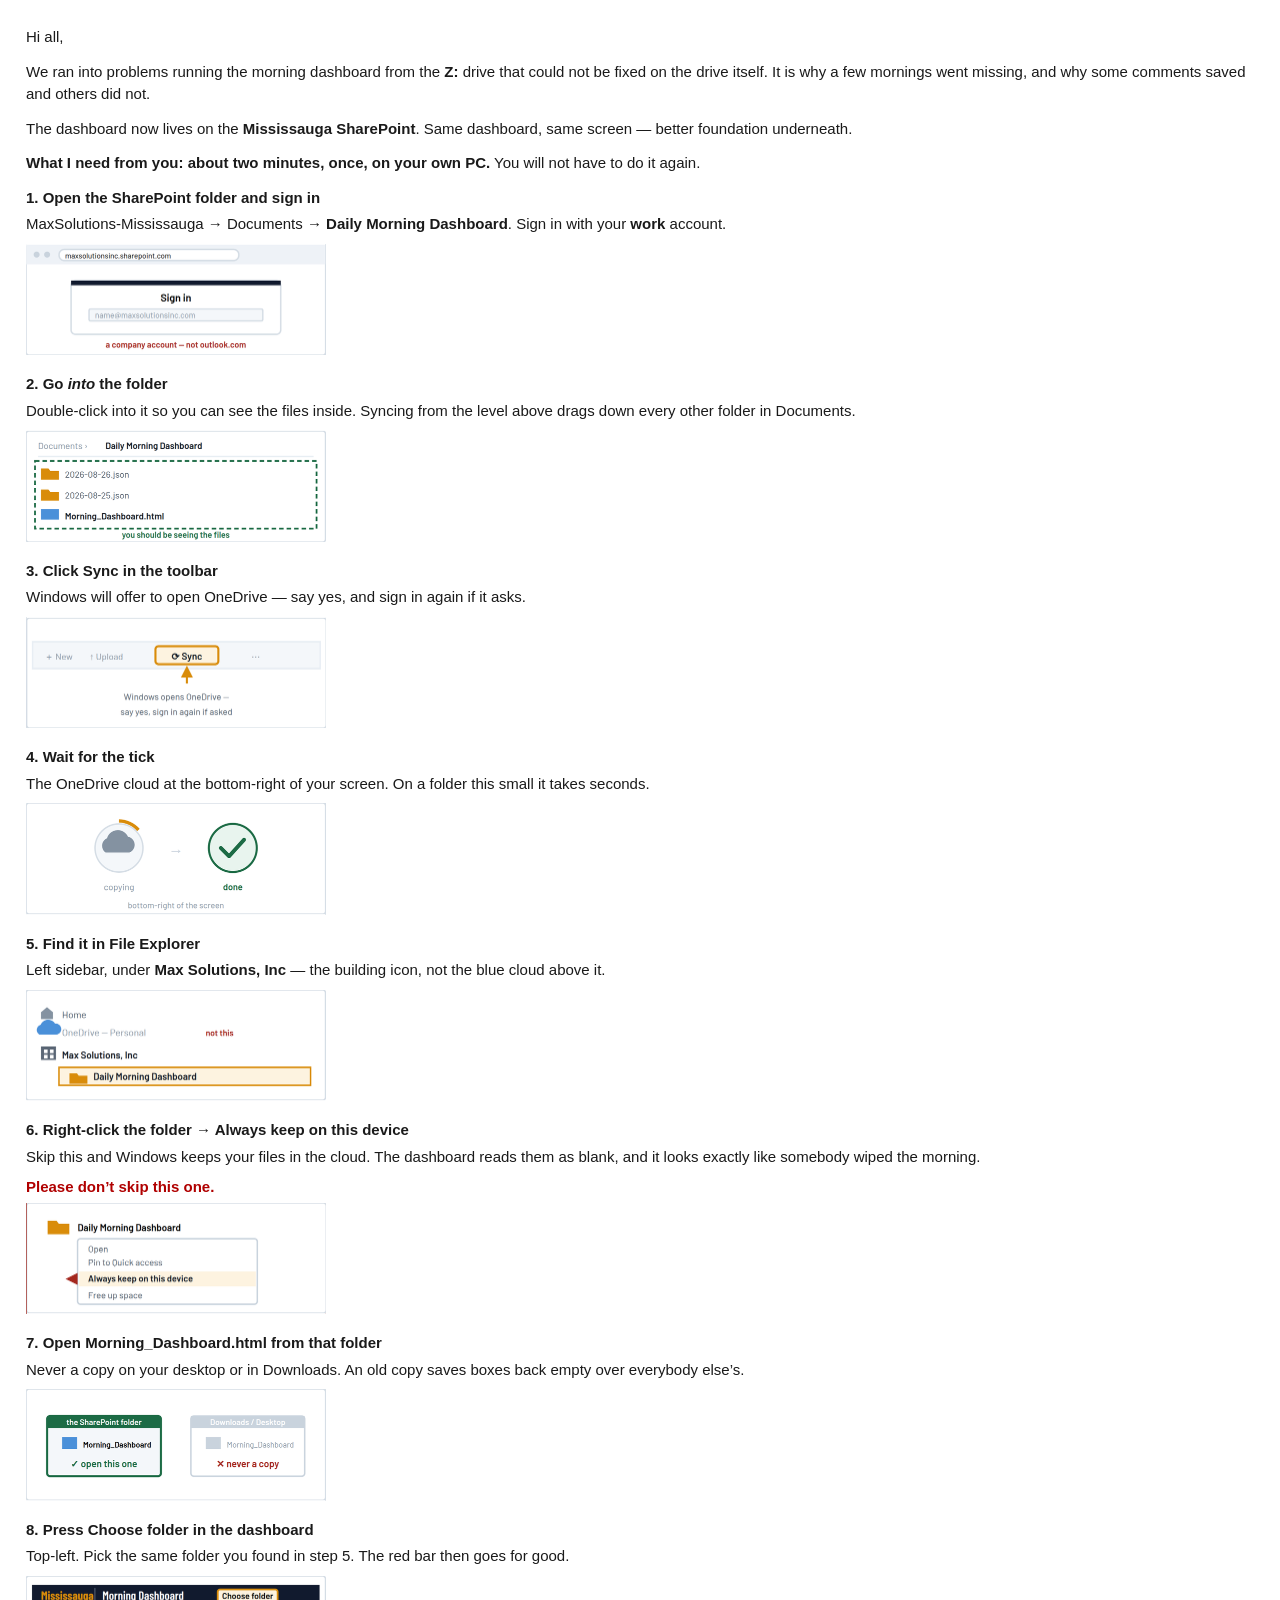
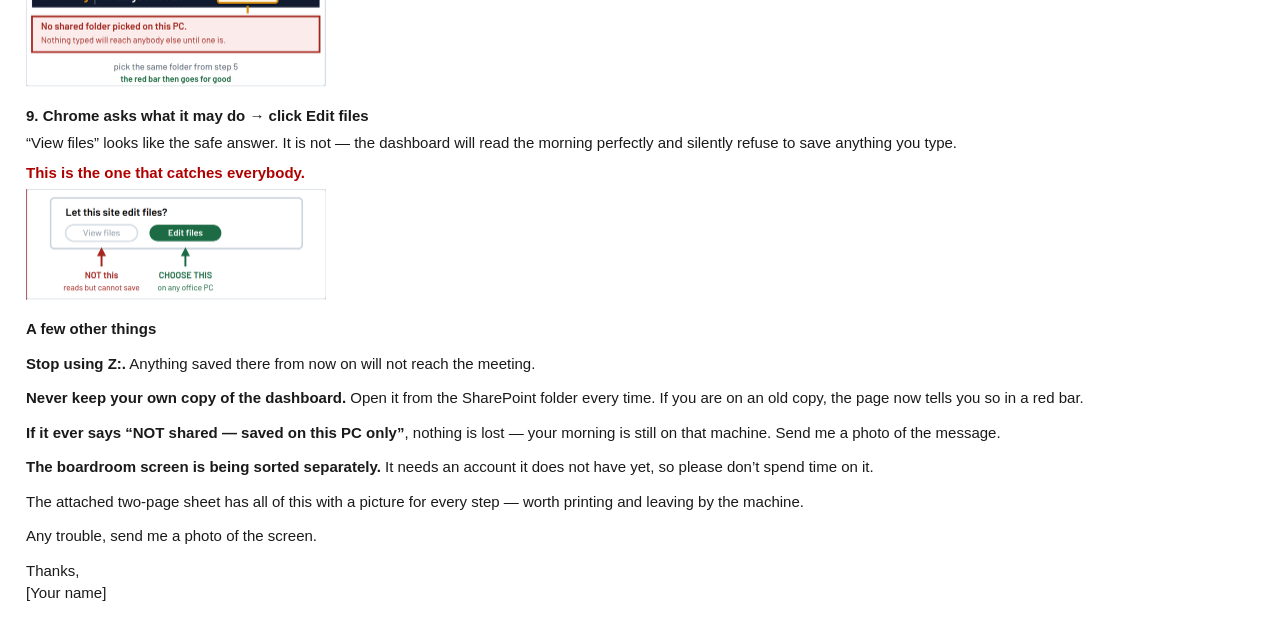
<file: docs/morning-dashboard/email_body.html>
<!DOCTYPE html>
<html><head><meta charset="utf-8"><title>Morning Dashboard — email body</title></head>
<body style="margin:0;padding:26px;background:#ffffff">

<p style="margin:0 0 12px 0;font-family:Calibri,'Segoe UI',Arial,sans-serif;font-size:15px;color:#1a1a1a;line-height:1.5">Hi all,</p>

<p style="margin:0 0 12px 0;font-family:Calibri,'Segoe UI',Arial,sans-serif;font-size:15px;color:#1a1a1a;line-height:1.5">We ran into problems running the morning dashboard from the <b>Z:</b> drive that
could not be fixed on the drive itself. It is why a few mornings went missing, and why some
comments saved and others did not.</p>

<p style="margin:0 0 12px 0;font-family:Calibri,'Segoe UI',Arial,sans-serif;font-size:15px;color:#1a1a1a;line-height:1.5">The dashboard now lives on the <b>Mississauga SharePoint</b>. Same dashboard,
same screen &mdash; better foundation underneath.</p>

<p style="margin:0 0 12px 0;font-family:Calibri,'Segoe UI',Arial,sans-serif;font-size:15px;color:#1a1a1a;line-height:1.5"><b>What I need from you: about two minutes, once, on your own PC.</b> You will not
have to do it again.</p>

<p style="margin:0 0 12px 0;font-family:Calibri,'Segoe UI',Arial,sans-serif;font-size:15px;color:#1a1a1a;line-height:1.5;margin-bottom:4px"><b>1. Open the SharePoint folder and sign in</b></p><p style="margin:0 0 12px 0;font-family:Calibri,'Segoe UI',Arial,sans-serif;font-size:15px;color:#1a1a1a;line-height:1.5;margin-bottom:8px">MaxSolutions-Mississauga &rarr; Documents &rarr; <b>Daily Morning Dashboard</b>. Sign in with your <b>work</b> account.</p><p style="margin:0 0 18px 0"><img src="[data-uri]" width="300" alt="Step 1" style="display:block;width:300px;max-width:100%"></p><p style="margin:0 0 12px 0;font-family:Calibri,'Segoe UI',Arial,sans-serif;font-size:15px;color:#1a1a1a;line-height:1.5;margin-bottom:4px"><b>2. Go <i>into</i> the folder</b></p><p style="margin:0 0 12px 0;font-family:Calibri,'Segoe UI',Arial,sans-serif;font-size:15px;color:#1a1a1a;line-height:1.5;margin-bottom:8px">Double-click into it so you can see the files inside. Syncing from the level above drags down every other folder in Documents.</p><p style="margin:0 0 18px 0"><img src="[data-uri]" width="300" alt="Step 2" style="display:block;width:300px;max-width:100%"></p><p style="margin:0 0 12px 0;font-family:Calibri,'Segoe UI',Arial,sans-serif;font-size:15px;color:#1a1a1a;line-height:1.5;margin-bottom:4px"><b>3. Click <b>Sync</b> in the toolbar</b></p><p style="margin:0 0 12px 0;font-family:Calibri,'Segoe UI',Arial,sans-serif;font-size:15px;color:#1a1a1a;line-height:1.5;margin-bottom:8px">Windows will offer to open OneDrive &mdash; say yes, and sign in again if it asks.</p><p style="margin:0 0 18px 0"><img src="[data-uri]" width="300" alt="Step 3" style="display:block;width:300px;max-width:100%"></p><p style="margin:0 0 12px 0;font-family:Calibri,'Segoe UI',Arial,sans-serif;font-size:15px;color:#1a1a1a;line-height:1.5;margin-bottom:4px"><b>4. Wait for the tick</b></p><p style="margin:0 0 12px 0;font-family:Calibri,'Segoe UI',Arial,sans-serif;font-size:15px;color:#1a1a1a;line-height:1.5;margin-bottom:8px">The OneDrive cloud at the bottom-right of your screen. On a folder this small it takes seconds.</p><p style="margin:0 0 18px 0"><img src="[data-uri]" width="300" alt="Step 4" style="display:block;width:300px;max-width:100%"></p><p style="margin:0 0 12px 0;font-family:Calibri,'Segoe UI',Arial,sans-serif;font-size:15px;color:#1a1a1a;line-height:1.5;margin-bottom:4px"><b>5. Find it in File Explorer</b></p><p style="margin:0 0 12px 0;font-family:Calibri,'Segoe UI',Arial,sans-serif;font-size:15px;color:#1a1a1a;line-height:1.5;margin-bottom:8px">Left sidebar, under <b>Max Solutions, Inc</b> &mdash; the building icon, not the blue cloud above it.</p><p style="margin:0 0 18px 0"><img src="[data-uri]" width="300" alt="Step 5" style="display:block;width:300px;max-width:100%"></p><p style="margin:0 0 12px 0;font-family:Calibri,'Segoe UI',Arial,sans-serif;font-size:15px;color:#1a1a1a;line-height:1.5;margin-bottom:4px"><b>6. Right-click the folder &rarr; <b>Always keep on this device</b></b></p><p style="margin:0 0 12px 0;font-family:Calibri,'Segoe UI',Arial,sans-serif;font-size:15px;color:#1a1a1a;line-height:1.5;margin-bottom:8px">Skip this and Windows keeps your files in the cloud. The dashboard reads them as blank, and it looks exactly like somebody wiped the morning.</p><p style="margin:0 0 4px 0;font-family:Calibri,'Segoe UI',Arial,sans-serif;font-size:15px;color:#b00000;line-height:1.5;font-weight:bold">Please don&rsquo;t skip this one.</p><p style="margin:0 0 18px 0"><img src="[data-uri]" width="300" alt="Step 6" style="display:block;width:300px;max-width:100%"></p><p style="margin:0 0 12px 0;font-family:Calibri,'Segoe UI',Arial,sans-serif;font-size:15px;color:#1a1a1a;line-height:1.5;margin-bottom:4px"><b>7. Open <b>Morning_Dashboard.html</b> from that folder</b></p><p style="margin:0 0 12px 0;font-family:Calibri,'Segoe UI',Arial,sans-serif;font-size:15px;color:#1a1a1a;line-height:1.5;margin-bottom:8px">Never a copy on your desktop or in Downloads. An old copy saves boxes back empty over everybody else&rsquo;s.</p><p style="margin:0 0 18px 0"><img src="[data-uri]" width="300" alt="Step 7" style="display:block;width:300px;max-width:100%"></p><p style="margin:0 0 12px 0;font-family:Calibri,'Segoe UI',Arial,sans-serif;font-size:15px;color:#1a1a1a;line-height:1.5;margin-bottom:4px"><b>8. Press <b>Choose folder</b> in the dashboard</b></p><p style="margin:0 0 12px 0;font-family:Calibri,'Segoe UI',Arial,sans-serif;font-size:15px;color:#1a1a1a;line-height:1.5;margin-bottom:8px">Top-left. Pick the same folder you found in step 5. The red bar then goes for good.</p><p style="margin:0 0 18px 0"><img src="[data-uri]" width="300" alt="Step 8" style="display:block;width:300px;max-width:100%"></p><p style="margin:0 0 12px 0;font-family:Calibri,'Segoe UI',Arial,sans-serif;font-size:15px;color:#1a1a1a;line-height:1.5;margin-bottom:4px"><b>9. Chrome asks what it may do &rarr; click <b>Edit files</b></b></p><p style="margin:0 0 12px 0;font-family:Calibri,'Segoe UI',Arial,sans-serif;font-size:15px;color:#1a1a1a;line-height:1.5;margin-bottom:8px">&ldquo;View files&rdquo; looks like the safe answer. It is not &mdash; the dashboard will read the morning perfectly and silently refuse to save anything you type.</p><p style="margin:0 0 4px 0;font-family:Calibri,'Segoe UI',Arial,sans-serif;font-size:15px;color:#b00000;line-height:1.5;font-weight:bold">This is the one that catches everybody.</p><p style="margin:0 0 18px 0"><img src="[data-uri]" width="300" alt="Step 9" style="display:block;width:300px;max-width:100%"></p>

<p style="margin:0 0 12px 0;font-family:Calibri,'Segoe UI',Arial,sans-serif;font-size:15px;color:#1a1a1a;line-height:1.5"><b>A few other things</b></p>

<p style="margin:0 0 12px 0;font-family:Calibri,'Segoe UI',Arial,sans-serif;font-size:15px;color:#1a1a1a;line-height:1.5"><b>Stop using Z:.</b> Anything saved there from now on will not reach the
meeting.</p>

<p style="margin:0 0 12px 0;font-family:Calibri,'Segoe UI',Arial,sans-serif;font-size:15px;color:#1a1a1a;line-height:1.5"><b>Never keep your own copy of the dashboard.</b> Open it from the SharePoint
folder every time. If you are on an old copy, the page now tells you so in a red bar.</p>

<p style="margin:0 0 12px 0;font-family:Calibri,'Segoe UI',Arial,sans-serif;font-size:15px;color:#1a1a1a;line-height:1.5"><b>If it ever says &ldquo;NOT shared &mdash; saved on this PC only&rdquo;</b>,
nothing is lost &mdash; your morning is still on that machine. Send me a photo of the
message.</p>

<p style="margin:0 0 12px 0;font-family:Calibri,'Segoe UI',Arial,sans-serif;font-size:15px;color:#1a1a1a;line-height:1.5"><b>The boardroom screen is being sorted separately.</b> It needs an account it
does not have yet, so please don&rsquo;t spend time on it.</p>

<p style="margin:0 0 12px 0;font-family:Calibri,'Segoe UI',Arial,sans-serif;font-size:15px;color:#1a1a1a;line-height:1.5">The attached two-page sheet has all of this with a picture for every step &mdash;
worth printing and leaving by the machine.</p>

<p style="margin:0 0 12px 0;font-family:Calibri,'Segoe UI',Arial,sans-serif;font-size:15px;color:#1a1a1a;line-height:1.5">Any trouble, send me a photo of the screen.</p>

<p style="margin:0 0 12px 0;font-family:Calibri,'Segoe UI',Arial,sans-serif;font-size:15px;color:#1a1a1a;line-height:1.5">Thanks,<br>[Your name]</p>

</body></html>
</file>
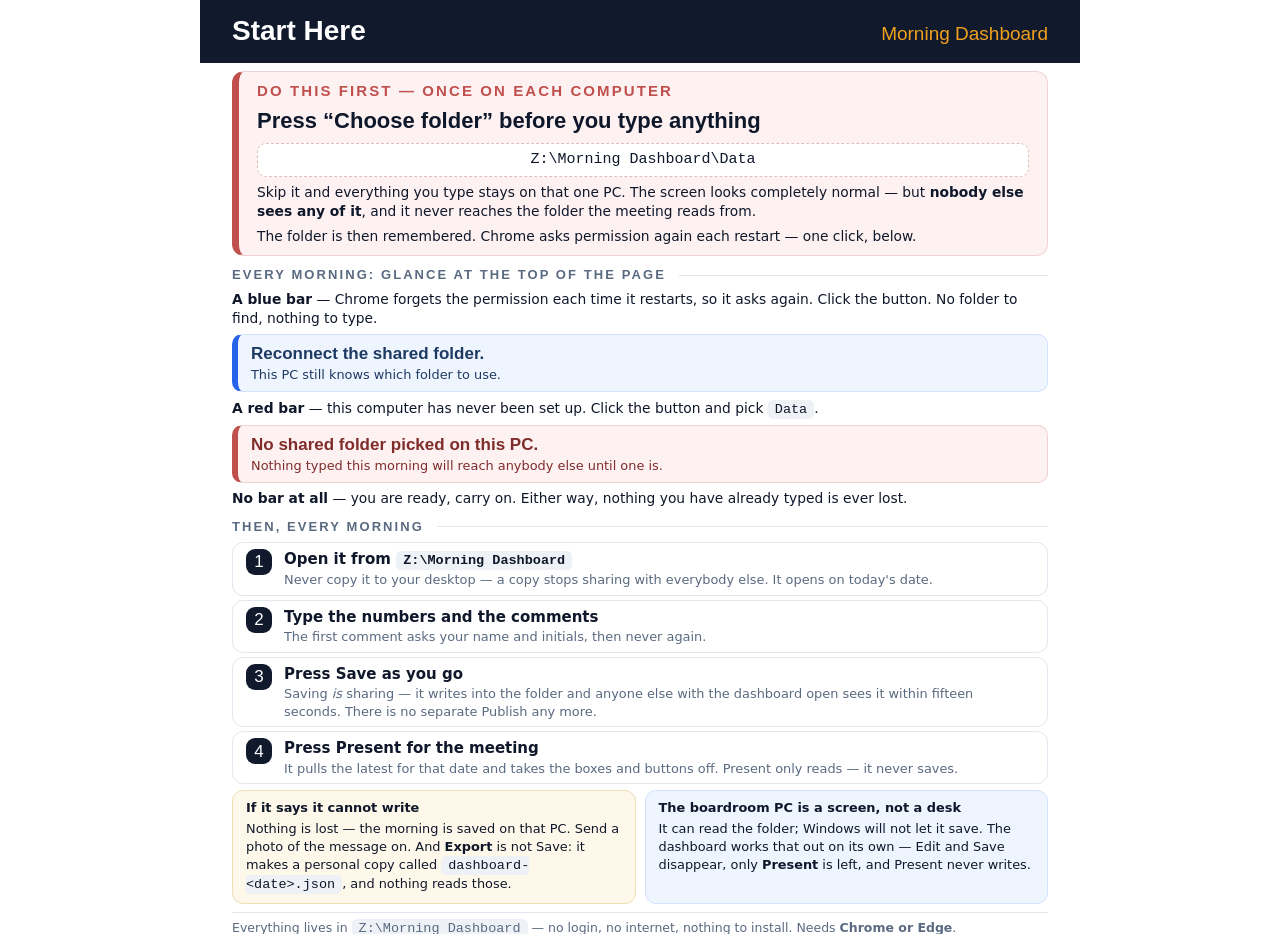
<file: docs/morning-dashboard/start_here.html>
<!doctype html>
<html lang="en"><head><meta charset="utf-8"><title>Start here — Morning Dashboard</title>
<style>
:root{--navy:#101a2c;--bd:#e2e7ef;--mut:#5a6a80;--gold:#f0a01e;--gr:#2f7d4a;--rd:#c0504d;--am:#b7791f;
 --fb:'Barlow',Optima,system-ui,sans-serif;--fc:'Barlow Condensed',Optima,'Arial Narrow',sans-serif}
*{box-sizing:border-box}
body{margin:0;background:#fff;font-family:var(--fb);color:#0f172a;font-size:13.8px;line-height:1.38}
.pg{max-width:880px;margin:0 auto;background:#fff}
.hd{background:var(--navy);color:#fff;padding:12px 32px;display:flex;align-items:baseline;gap:14px}
.hd h1{font-family:var(--fc);font-size:28px;margin:0;font-weight:600}
.hd span{color:var(--gold);font-family:var(--fc);font-size:19px;margin-left:auto}
.in{padding:2px 32px 0}
h2{font-family:var(--fc);font-size:13px;font-weight:600;letter-spacing:.16em;text-transform:uppercase;
 color:var(--mut);display:flex;align-items:center;gap:13px;margin:10px 0 6px}
h2::after{content:"";flex:1;height:1px;background:var(--bd)}
code{background:#eef2f7;padding:2px 7px;border-radius:5px;font-size:13.5px;
 font-family:ui-monospace,Consolas,monospace}
.first{background:#fdf1f1;border:1px solid #f0d2d2;border-left:7px solid var(--rd);
 border-radius:12px;padding:9px 18px;margin:6px 0 3px}
.first .k{font-family:var(--fc);font-size:15px;font-weight:700;letter-spacing:.14em;
 text-transform:uppercase;color:var(--rd);margin-bottom:5px}
.first h3{font-family:var(--fc);font-size:22px;margin:0 0 5px;font-weight:600}
.first p{margin:0 0 6px}
.first p:last-child{margin-bottom:0}
.path{font-family:ui-monospace,Consolas,monospace;font-size:15px;background:#fff;
 border:1px dashed #e0bcbb;border-radius:9px;padding:6px 14px;margin:6px 0;text-align:center}
.steps{display:grid;gap:4px}
.s{display:flex;gap:12px;align-items:flex-start;border:1px solid var(--bd);border-radius:11px;padding:6px 13px}
.n{flex:none;width:26px;height:26px;border-radius:9px;background:var(--navy);color:#fff;
 font-family:var(--fc);font-size:17px;display:flex;align-items:center;justify-content:center}
.s b{display:block;font-size:15px;margin-bottom:1px}
.s p{margin:0;color:var(--mut);font-size:12.9px;line-height:1.35}
.tip{border-radius:11px;padding:8px 13px;margin:6px 0;font-size:12.9px;line-height:1.38}
.tip.y{background:#fdf8ea;border:1px solid #eddfb4}
.tip.b{background:#eff5ff;border:1px solid #d3e2fb}
.tip > b:first-child{display:block;margin-bottom:3px}
.tips{display:grid;grid-template-columns:1fr 1fr;gap:9px}
.tips .tip{margin:6px 0 0}
.bar{background:#fdf1f1;border:1px solid #f0d2d2;border-left:6px solid var(--rd);border-radius:10px;
 padding:7px 13px;color:#7f2d2b;font-size:12.9px;margin:6px 0}
.bar b{font-family:var(--fc);font-size:17px;display:block}
.bar.blue{background:#eff5ff;border-color:#d3e2fb;border-left-color:#2563eb;color:#1e3a63}
.foot{color:var(--mut);font-size:12.5px;border-top:1px solid var(--bd);margin-top:8px;padding-top:6px}
@media print{body{background:#fff}
 .hd,.first,.bar,.tip{-webkit-print-color-adjust:exact;print-color-adjust:exact}
 @page{margin:0;size:letter}}
</style></head><body><div class="pg">

<div class="hd"><h1>Start Here</h1><span>Morning Dashboard</span></div>
<div class="in">

<div class="first">
  <div class="k">Do this first — once on each computer</div>
  <h3>Press &ldquo;Choose folder&rdquo; before you type anything</h3>
  <div class="path">Z:\Morning Dashboard\Data</div>
  <p>Skip it and everything you type stays on that one PC. The screen looks completely
     normal — but <b>nobody else sees any of it</b>, and it never reaches the folder the
     meeting reads from.</p>
  <p>The folder is then remembered. Chrome asks permission again each restart — one click,
     below.</p>
</div>

<h2>Every morning: glance at the top of the page</h2>
<p style="margin:0 0 5px"><b>A blue bar</b> — Chrome forgets the permission each time it
   restarts, so it asks again. Click the button. No folder to find, nothing to type.</p>
<div class="bar blue"><b>Reconnect the shared folder.</b>
  This PC still knows which folder to use.</div>
<p style="margin:7px 0 5px"><b>A red bar</b> — this computer has never been set up. Click the
   button and pick <code>Data</code>.</p>
<div class="bar"><b>No shared folder picked on this PC.</b>
  Nothing typed this morning will reach anybody else until one is.</div>
<p style="margin:6px 0 0"><b>No bar at all</b> — you are ready, carry on. Either way, nothing
   you have already typed is ever lost.</p>

<h2>Then, every morning</h2>
<div class="steps">
  <div class="s"><div class="n">1</div><div><b>Open it from <code>Z:\Morning Dashboard</code></b>
    <p>Never copy it to your desktop — a copy stops sharing with everybody else. It opens on
       today's date.</p></div></div>
  <div class="s"><div class="n">2</div><div><b>Type the numbers and the comments</b>
    <p>The first comment asks your name and initials, then never again.</p></div></div>
  <div class="s"><div class="n">3</div><div><b>Press Save as you go</b>
    <p>Saving <i>is</i> sharing — it writes into the folder and anyone else with the dashboard
       open sees it within fifteen seconds. There is no separate Publish any more.</p></div></div>
  <div class="s"><div class="n">4</div><div><b>Press Present for the meeting</b>
    <p>It pulls the latest for that date and takes the boxes and buttons off. Present only
       reads — it never saves.</p></div></div>
</div>

<div class="tips">
  <div class="tip y"><b>If it says it cannot write</b>
    Nothing is lost — the morning is saved on that PC. Send a photo of the message on.
    And <b>Export</b> is not Save: it makes a personal copy called
    <code>dashboard-&lt;date&gt;.json</code>, and nothing reads those.</div>
  <div class="tip b"><b>The boardroom PC is a screen, not a desk</b>
    It can read the folder; Windows will not let it save. The dashboard works that out on its
    own — Edit and Save disappear, only <b>Present</b> is left, and Present never writes.</div>
</div>

<div class="foot">Everything lives in <code>Z:\Morning Dashboard</code> — no login, no internet,
  nothing to install. Needs <b>Chrome or Edge</b>.</div>

</div></div></body></html>
</file>
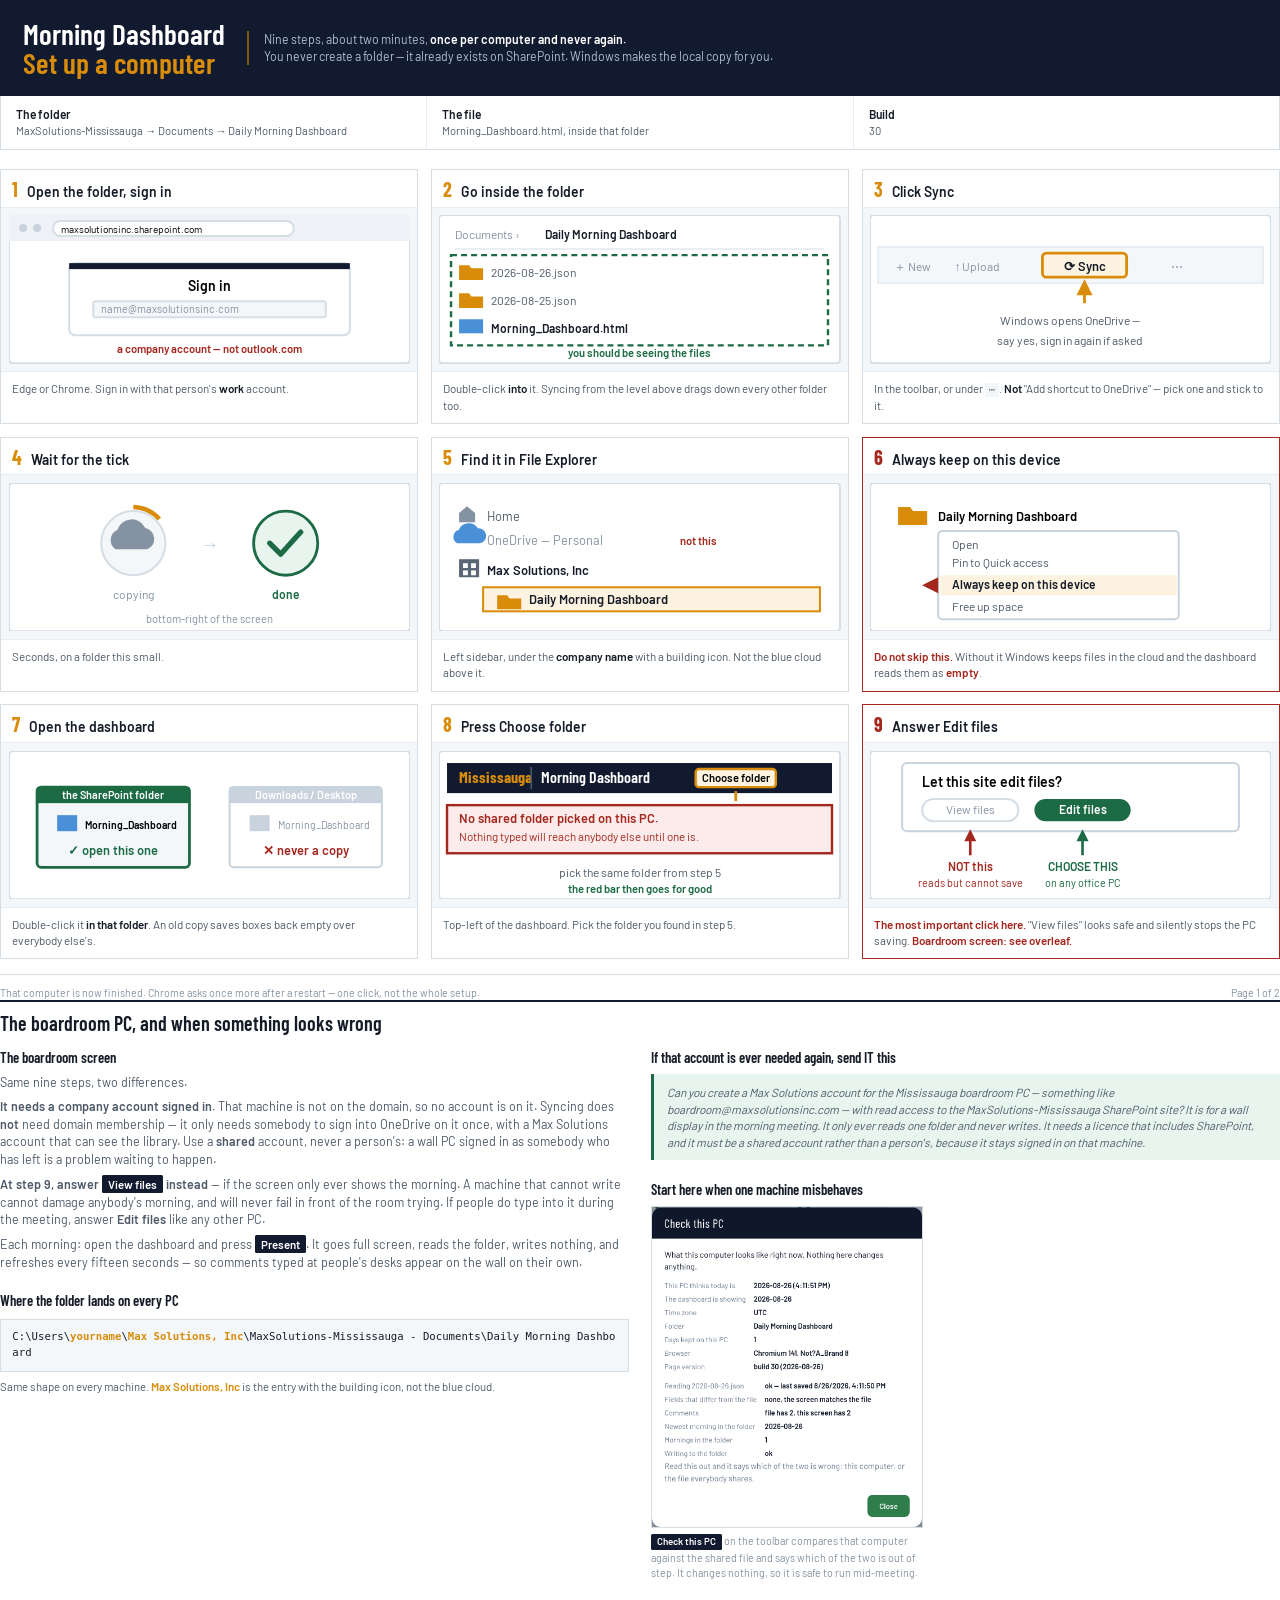
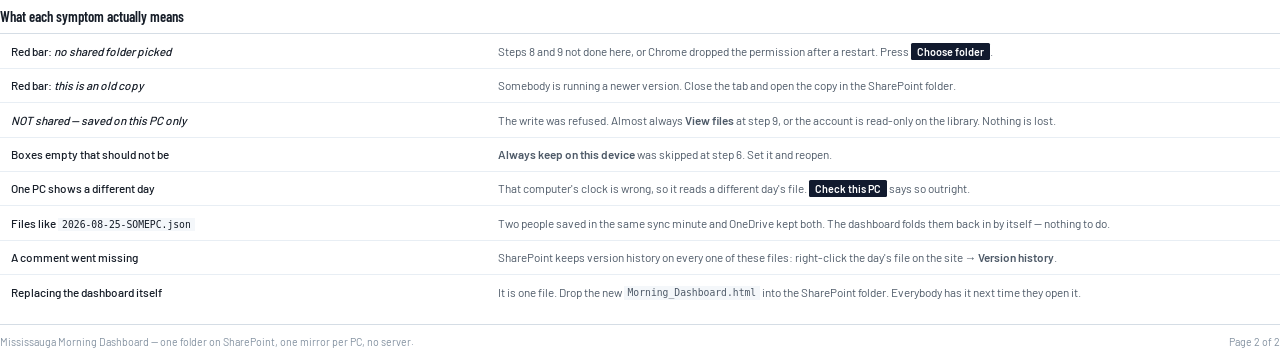
<file: docs/morning-dashboard/setup-doc/quick.html>
<!DOCTYPE html>
<html lang="en">
<head>
<meta charset="utf-8">
<title>Morning Dashboard — Set up a computer</title>
<link rel="stylesheet" href="fonts.css">
<style>
@page{size:Letter;margin:11mm 11mm 12mm}
:root{
  --navy:#111a2e;--gold:#d98c0a;--goldpale:#fdf3e0;
  --ink:#151c27;--ink2:#4e5a68;--ink3:#8492a1;
  --rule:#d5dde5;--rule2:#e8eef4;--panel:#f4f7fa;
  --stop:#a4271e;--stoppale:#fbeceb;--go:#1c6b45;--gopale:#e8f4ee;
}
*{box-sizing:border-box}
html{-webkit-print-color-adjust:exact;print-color-adjust:exact}
body{margin:0;font-family:'Barlow',sans-serif;font-size:9.4pt;line-height:1.42;color:var(--ink);background:#fff}
h1,h2,h3{font-family:'Barlow Condensed','Barlow',sans-serif;margin:0}

/* ── masthead ─────────────────────────────────── */
.mast{background:var(--navy);color:#fff;padding:5mm 6mm;display:flex;align-items:center;gap:6mm}
.mast h1{font-size:22pt;font-weight:600;line-height:1;flex:none}
.mast h1 span{color:var(--gold)}
.mast .say{font-size:9.2pt;color:#b3c0d1;line-height:1.4;border-left:2px solid rgba(217,140,10,.55);padding-left:4mm}
.mast .say b{color:#fff}

.strip{display:flex;gap:0;border:1px solid var(--rule);border-top:0;margin-bottom:5mm}
.strip div{flex:1;padding:2.6mm 4mm;border-left:1px solid var(--rule2);font-size:8.4pt;color:var(--ink2)}
.strip div:first-child{border-left:0}
.strip b{display:block;color:var(--ink);font-size:9pt;font-weight:600}

/* ── the nine cards ───────────────────────────── */
.grid{display:grid;grid-template-columns:repeat(3,1fr);gap:3.4mm}
.c{border:1px solid var(--rule);display:flex;flex-direction:column;page-break-inside:avoid}
.c-h{display:flex;align-items:baseline;gap:2.4mm;padding:2.4mm 3mm 1.6mm}
.c-n{font-family:'Barlow Condensed';font-size:15pt;font-weight:700;color:var(--gold);line-height:1;flex:none}
.c-h h3{font-size:10.4pt;font-weight:600;line-height:1.2;font-family:'Barlow',sans-serif}
.c-fig{background:var(--panel);border-top:1px solid var(--rule2);border-bottom:1px solid var(--rule2);padding:2mm}
.c-fig svg{width:100%;height:auto;display:block}
.c p{margin:0;padding:2.2mm 3mm 2.6mm;color:var(--ink2);font-size:8.7pt;line-height:1.4;flex:1}
.c p b{color:var(--ink)}
.c.warn{border-color:var(--stop);border-width:1.4px}
.c.warn .c-n{color:var(--stop)}
.c.warn p b{color:var(--stop)}

/* ── page two ─────────────────────────────────── */
.p2{page-break-before:always}
h2.sec{font-size:15pt;font-weight:600;margin:0 0 2.5mm;padding-top:2mm;border-top:2.5px solid var(--navy)}
.two{display:grid;grid-template-columns:1fr 1fr;gap:6mm}
.bl{margin-bottom:5mm}
.bl h3{font-size:11pt;font-weight:600;margin-bottom:1.6mm}
.bl p{margin:0 0 1.6mm;color:var(--ink2)}
.key{display:inline-block;background:var(--navy);color:#fff;font-weight:600;font-size:.92em;padding:.2mm 1.6mm;border-radius:1.5px;white-space:nowrap}
code{font-family:'DejaVu Sans Mono',monospace;font-size:.83em;background:var(--panel);padding:.3mm 1mm}
.path{font-family:'DejaVu Sans Mono',monospace;font-size:8pt;background:var(--panel);border:1px solid var(--rule);
  padding:2.4mm 3mm;margin:2mm 0;word-break:break-all;line-height:1.55}
.path i{font-style:normal;color:var(--gold);font-weight:700}
.script{border-left:3px solid var(--go);background:var(--gopale);padding:2.6mm 3.4mm;font-style:italic;font-size:8.8pt;color:var(--ink2)}
table{border-collapse:collapse;width:100%;font-size:8.8pt}
td{padding:2.2mm 3mm;vertical-align:top;border-top:1px solid var(--rule2)}
tr:first-child td{border-top:1px solid var(--rule)}
td:first-child{width:38%;font-weight:500}
td:last-child{color:var(--ink2)}
tr{page-break-inside:avoid}
figure{margin:0}
figure img{width:100%;display:block;border:1px solid var(--rule)}
figcaption{font-size:8pt;color:var(--ink3);margin-top:1.4mm}
.foot{margin-top:4mm;padding-top:2.5mm;border-top:1px solid var(--rule);font-size:8pt;color:var(--ink3);display:flex;justify-content:space-between}
</style>
</head>
<body>

<div class="mast">
  <h1>Morning Dashboard<br><span>Set up a computer</span></h1>
  <div class="say">Nine steps, about two minutes, <b>once per computer and never again.</b><br>
  You never create a folder — it already exists on SharePoint. Windows makes the local copy for you.</div>
</div>
<div class="strip">
  <div><b>The folder</b>MaxSolutions-Mississauga → Documents → Daily Morning Dashboard</div>
  <div><b>The file</b>Morning_Dashboard.html, inside that folder</div>
  <div><b>Build</b>30</div>
</div>

<div class="grid">

  <!-- 1 -->
  <div class="c">
    <div class="c-h"><span class="c-n">1</span><h3>Open the folder, sign in</h3></div>
    <div class="c-fig">
      <svg viewBox="0 0 200 74">
        <rect x="0" y="0" width="200" height="74" rx="2" fill="#fff" stroke="#d5dde5"/>
        <rect x="0" y="0" width="200" height="13" fill="#eef2f7"/>
        <circle cx="7" cy="6.5" r="2" fill="#c9d3dd"/><circle cx="14" cy="6.5" r="2" fill="#c9d3dd"/>
        <rect x="22" y="3" width="120" height="7.5" rx="3.5" fill="#fff" stroke="#d5dde5"/>
        <text x="26" y="9" font-family="Barlow" font-size="5">maxsolutionsinc.sharepoint.com</text>
        <rect x="30" y="24" width="140" height="36" rx="3" fill="#fff" stroke="#d5dde5"/>
        <rect x="30" y="24" width="140" height="3" fill="#111a2e"/>
        <text x="100" y="38" text-anchor="middle" font-family="Barlow" font-size="7" font-weight="600">Sign in</text>
        <rect x="42" y="43" width="116" height="8" rx="1" fill="#f4f7fa" stroke="#d5dde5"/>
        <text x="46" y="49" font-family="Barlow" font-size="5.4" fill="#8492a1">name@maxsolutionsinc.com</text>
        <text x="100" y="69" text-anchor="middle" font-family="Barlow" font-size="5.6" fill="#a4271e" font-weight="600">a company account — not outlook.com</text>
      </svg>
    </div>
    <p>Edge or Chrome. Sign in with that person's <b>work</b> account.</p>
  </div>

  <!-- 2 -->
  <div class="c">
    <div class="c-h"><span class="c-n">2</span><h3>Go inside the folder</h3></div>
    <div class="c-fig">
      <svg viewBox="0 0 200 74">
        <rect x="0" y="0" width="200" height="74" rx="2" fill="#fff" stroke="#d5dde5"/>
        <text x="8" y="12" font-family="Barlow" font-size="6" fill="#8492a1">Documents  ›</text>
        <text x="53" y="12" font-family="Barlow" font-size="6" font-weight="700" fill="#151c27">Daily Morning Dashboard</text>
        <line x1="8" y1="17" x2="192" y2="17" stroke="#e8eef4"/>
        <g font-family="Barlow" font-size="6" fill="#4e5a68">
          <path d="M10 25h5l1.2 1.6h5.8v5.8H10z" fill="#d98c0a"/>
          <text x="26" y="31">2026-08-26.json</text>
          <path d="M10 39h5l1.2 1.6h5.8v5.8H10z" fill="#d98c0a"/>
          <text x="26" y="45">2026-08-25.json</text>
          <rect x="10" y="52" width="12" height="7" fill="#4a90d9"/>
          <text x="26" y="59" font-weight="700" fill="#151c27">Morning_Dashboard.html</text>
        </g>
        <rect x="6" y="20" width="188" height="45" fill="none" stroke="#1c6b45" stroke-width="1.2" stroke-dasharray="3 2"/>
        <text x="100" y="71" text-anchor="middle" font-family="Barlow" font-size="5.6" fill="#1c6b45" font-weight="600">you should be seeing the files</text>
      </svg>
    </div>
    <p>Double-click <b>into</b> it. Syncing from the level above drags down every other folder too.</p>
  </div>

  <!-- 3 -->
  <div class="c">
    <div class="c-h"><span class="c-n">3</span><h3>Click Sync</h3></div>
    <div class="c-fig">
      <svg viewBox="0 0 200 74">
        <rect x="0" y="0" width="200" height="74" rx="2" fill="#fff" stroke="#d5dde5"/>
        <rect x="4" y="16" width="192" height="18" fill="#f4f7fa" stroke="#e8eef4"/>
        <g font-family="Barlow" font-size="6" fill="#8492a1">
          <text x="12" y="28">＋ New</text><text x="42" y="28">↑ Upload</text><text x="150" y="28">⋯</text>
        </g>
        <rect x="86" y="19" width="42" height="12" rx="2" fill="#fdf3e0" stroke="#d98c0a" stroke-width="1.4"/>
        <text x="107" y="28" text-anchor="middle" font-family="Barlow" font-size="6.4" font-weight="700" fill="#151c27">⟳ Sync</text>
        <path d="M107 44 L107 36" stroke="#d98c0a" stroke-width="1.4"/>
        <path d="M107 32 L103 40 L111 40 Z" fill="#d98c0a"/>
        <text x="100" y="55" text-anchor="middle" font-family="Barlow" font-size="6" fill="#4e5a68">Windows opens OneDrive —</text>
        <text x="100" y="65" text-anchor="middle" font-family="Barlow" font-size="6" fill="#4e5a68">say yes, sign in again if asked</text>
      </svg>
    </div>
    <p>In the toolbar, or under <code>&#8943;</code>. <b>Not</b> "Add shortcut to OneDrive" — pick one and stick to it.</p>
  </div>

  <!-- 4 -->
  <div class="c">
    <div class="c-h"><span class="c-n">4</span><h3>Wait for the tick</h3></div>
    <div class="c-fig">
      <svg viewBox="0 0 200 74">
        <rect x="0" y="0" width="200" height="74" rx="2" fill="#fff" stroke="#d5dde5"/>
        <circle cx="62" cy="30" r="16" fill="#f4f7fa" stroke="#d5dde5"/>
        <path d="M53 33a5.5 5.5 0 0 1 1-9.5 7.5 7.5 0 0 1 14-1 5.5 5.5 0 0 1 1 10.5z" fill="#8492a1"/>
        <path d="M62 12a18 18 0 0 1 13 6" stroke="#d98c0a" stroke-width="2.2" fill="none"/>
        <text x="62" y="58" text-anchor="middle" font-family="Barlow" font-size="6" fill="#8492a1">copying</text>
        <text x="100" y="34" text-anchor="middle" font-family="Barlow" font-size="10" fill="#c9d3dd">→</text>
        <circle cx="138" cy="30" r="16" fill="#e8f4ee" stroke="#1c6b45" stroke-width="1.4"/>
        <path d="M130 30l5.5 5.5 10-11" stroke="#1c6b45" stroke-width="2.6" fill="none" stroke-linecap="round" stroke-linejoin="round"/>
        <text x="138" y="58" text-anchor="middle" font-family="Barlow" font-size="6" fill="#1c6b45" font-weight="700">done</text>
        <text x="100" y="70" text-anchor="middle" font-family="Barlow" font-size="5.6" fill="#8492a1">bottom-right of the screen</text>
      </svg>
    </div>
    <p>Seconds, on a folder this small.</p>
  </div>

  <!-- 5 -->
  <div class="c">
    <div class="c-h"><span class="c-n">5</span><h3>Find it in File Explorer</h3></div>
    <div class="c-fig">
      <svg viewBox="0 0 200 74">
        <rect x="0" y="0" width="200" height="74" rx="2" fill="#fff" stroke="#d5dde5"/>
        <g font-family="Barlow" font-size="6.4">
          <path d="M10 15l4-3.4L18 15v4.6h-8z" fill="#8492a1"/>
          <text x="24" y="19" fill="#4e5a68">Home</text>
          <path d="M9 30a3.6 3.6 0 0 1 .8-6.6 5.4 5.4 0 0 1 9.6-.8 3.6 3.6 0 0 1 .8 7.4z" fill="#4a90d9"/>
          <text x="24" y="31" fill="#8492a1">OneDrive — Personal</text>
          <text x="120" y="31" fill="#a4271e" font-size="5.6" font-weight="700">not this</text>
          <rect x="10" y="38" width="10" height="9" fill="#5a6675"/>
          <rect x="12" y="40" width="2.4" height="2.4" fill="#fff"/><rect x="16" y="40" width="2.4" height="2.4" fill="#fff"/>
          <rect x="12" y="43.6" width="2.4" height="2.4" fill="#fff"/><rect x="16" y="43.6" width="2.4" height="2.4" fill="#fff"/>
          <text x="24" y="46" fill="#151c27" font-weight="700">Max Solutions, Inc</text>
          <rect x="22" y="52" width="168" height="12" fill="#fdf3e0" stroke="#d98c0a"/>
          <path d="M29 56h5l1.2 1.6h5.8v5.4H29z" fill="#d98c0a"/>
          <text x="45" y="60.5" fill="#151c27" font-weight="700">Daily Morning Dashboard</text>
        </g>
      </svg>
    </div>
    <p>Left sidebar, under the <b>company name</b> with a building icon. Not the blue cloud above it.</p>
  </div>

  <!-- 6 -->
  <div class="c warn">
    <div class="c-h"><span class="c-n">6</span><h3>Always keep on this device</h3></div>
    <div class="c-fig">
      <svg viewBox="0 0 200 74">
        <rect x="0" y="0" width="200" height="74" rx="2" fill="#fff" stroke="#d5dde5"/>
        <path d="M14 12h6l1.5 2h7v7H14z" fill="#d98c0a"/>
        <text x="34" y="19" font-family="Barlow" font-size="6.4" font-weight="700">Daily Morning Dashboard</text>
        <rect x="34" y="24" width="120" height="44" rx="2" fill="#fff" stroke="#c9d3dd"/>
        <g font-family="Barlow" font-size="6" fill="#4e5a68">
          <text x="41" y="33">Open</text>
          <text x="41" y="42">Pin to Quick access</text>
          <rect x="35" y="46" width="118" height="10" fill="#fdf3e0"/>
          <text x="41" y="53" fill="#151c27" font-weight="700">Always keep on this device</text>
          <text x="41" y="64">Free up space</text>
        </g>
        <path d="M28 51 L33 51" stroke="#a4271e" stroke-width="1.4"/>
        <path d="M20 51 L28 47 L28 55 Z" fill="#a4271e" transform="translate(6,0)"/>
      </svg>
    </div>
    <p><b>Do not skip this.</b> Without it Windows keeps files in the cloud and the dashboard reads them as <b>empty</b>.</p>
  </div>

  <!-- 7 -->
  <div class="c">
    <div class="c-h"><span class="c-n">7</span><h3>Open the dashboard</h3></div>
    <div class="c-fig">
      <svg viewBox="0 0 200 74">
        <rect x="0" y="0" width="200" height="74" rx="2" fill="#fff" stroke="#d5dde5"/>
        <rect x="14" y="18" width="76" height="40" rx="2" fill="#f4f7fa" stroke="#1c6b45" stroke-width="1.4"/>
        <rect x="14" y="18" width="76" height="8" fill="#1c6b45"/>
        <text x="52" y="24" text-anchor="middle" font-family="Barlow" font-size="5.4" fill="#fff" font-weight="700">the SharePoint folder</text>
        <rect x="24" y="32" width="10" height="8" fill="#4a90d9"/>
        <text x="38" y="39" font-family="Barlow" font-size="5.2" font-weight="700">Morning_Dashboard</text>
        <text x="52" y="52" text-anchor="middle" font-family="Barlow" font-size="6.4" fill="#1c6b45" font-weight="700">✓ open this one</text>

        <rect x="110" y="18" width="76" height="40" rx="2" fill="#fff" stroke="#c9d3dd"/>
        <rect x="110" y="18" width="76" height="8" fill="#c9d3dd"/>
        <text x="148" y="24" text-anchor="middle" font-family="Barlow" font-size="5.4" fill="#fff" font-weight="700">Downloads / Desktop</text>
        <rect x="120" y="32" width="10" height="8" fill="#c9d3dd"/>
        <text x="134" y="39" font-family="Barlow" font-size="5.2" fill="#8492a1">Morning_Dashboard</text>
        <text x="148" y="52" text-anchor="middle" font-family="Barlow" font-size="6.4" fill="#a4271e" font-weight="700">✕ never a copy</text>
      </svg>
    </div>
    <p>Double-click it <b>in that folder</b>. An old copy saves boxes back empty over everybody else's.</p>
  </div>

  <!-- 8 -->
  <div class="c">
    <div class="c-h"><span class="c-n">8</span><h3>Press Choose folder</h3></div>
    <div class="c-fig">
      <svg viewBox="0 0 200 74">
        <rect x="0" y="0" width="200" height="74" rx="2" fill="#fff" stroke="#d5dde5"/>
        <rect x="4" y="6" width="192" height="15" fill="#111a2e"/>
        <text x="10" y="16" font-family="Barlow Condensed" font-size="8" fill="#d98c0a" font-weight="700">Mississauga</text>
        <line x1="46" y1="8" x2="46" y2="19" stroke="#4a5568" stroke-width="0.8"/>
        <text x="51" y="16" font-family="Barlow Condensed" font-size="8" fill="#fff" font-weight="600">Morning Dashboard</text>
        <rect x="128" y="9" width="40" height="9" rx="1.6" fill="#fdf3e0" stroke="#d98c0a" stroke-width="1.2"/>
        <text x="148" y="15.5" text-anchor="middle" font-family="Barlow" font-size="5.6" font-weight="700">Choose folder</text>
        <rect x="4" y="27" width="192" height="24" fill="#fbeceb" stroke="#a4271e" stroke-width="1.2"/>
        <text x="10" y="36" font-family="Barlow" font-size="6.4" font-weight="700" fill="#a4271e">No shared folder picked on this PC.</text>
        <text x="10" y="45" font-family="Barlow" font-size="5.8" fill="#a4271e">Nothing typed will reach anybody else until one is.</text>
        <path d="M148 25 L148 20" stroke="#d98c0a" stroke-width="1.4"/>
        <text x="100" y="63" text-anchor="middle" font-family="Barlow" font-size="6" fill="#4e5a68">pick the same folder from step 5</text>
        <text x="100" y="71" text-anchor="middle" font-family="Barlow" font-size="5.6" fill="#1c6b45" font-weight="600">the red bar then goes for good</text>
      </svg>
    </div>
    <p>Top-left of the dashboard. Pick the folder you found in step 5.</p>
  </div>

  <!-- 9 -->
  <div class="c warn">
    <div class="c-h"><span class="c-n">9</span><h3>Answer Edit files</h3></div>
    <div class="c-fig">
      <svg viewBox="0 0 200 74">
        <rect x="0" y="0" width="200" height="74" rx="2" fill="#fff" stroke="#d5dde5"/>
        <rect x="16" y="6" width="168" height="34" rx="2.5" fill="#fff" stroke="#c9d3dd"/>
        <text x="26" y="18" font-family="Barlow" font-size="7" font-weight="700">Let this site edit files?</text>
        <rect x="26" y="24" width="48" height="11" rx="5.5" fill="#fff" stroke="#d5dde5"/>
        <text x="50" y="31.5" text-anchor="middle" font-family="Barlow" font-size="6" fill="#8492a1">View files</text>
        <rect x="82" y="24" width="48" height="11" rx="5.5" fill="#1c6b45"/>
        <text x="106" y="31.5" text-anchor="middle" font-family="Barlow" font-size="6" fill="#fff" font-weight="700">Edit files</text>
        <path d="M50 44 L50 52" stroke="#a4271e" stroke-width="1.3"/><path d="M50 39 L47 45 L53 45 Z" fill="#a4271e"/>
        <text x="50" y="60" text-anchor="middle" font-family="Barlow" font-size="6" font-weight="700" fill="#a4271e">NOT this</text>
        <text x="50" y="68" text-anchor="middle" font-family="Barlow" font-size="5.4" fill="#a4271e">reads but cannot save</text>
        <path d="M106 44 L106 52" stroke="#1c6b45" stroke-width="1.3"/><path d="M106 39 L103 45 L109 45 Z" fill="#1c6b45"/>
        <text x="106" y="60" text-anchor="middle" font-family="Barlow" font-size="6" font-weight="700" fill="#1c6b45">CHOOSE THIS</text>
        <text x="106" y="68" text-anchor="middle" font-family="Barlow" font-size="5.4" fill="#1c6b45">on any office PC</text>
      </svg>
    </div>
    <p><b>The most important click here.</b> "View files" looks safe and silently stops the PC saving. <b>Boardroom screen: see overleaf.</b></p>
  </div>

</div>

<div class="foot">
  <span>That computer is now finished. Chrome asks once more after a restart — one click, not the whole setup.</span>
  <span>Page 1 of 2</span>
</div>

<!-- ══════════════════ PAGE 2 ══════════════════ -->
<div class="p2">
  <h2 class="sec">The boardroom PC, and when something looks wrong</h2>

  <div class="two">
    <div>
      <div class="bl">
        <h3>The boardroom screen</h3>
        <p>Same nine steps, two differences.</p>
        <p><b>It needs a company account signed in.</b> That machine is not on the domain, so
        no account is on it. Syncing does <b>not</b> need domain membership — it only needs
        somebody to sign into OneDrive on it once, with a Max Solutions account that can see the
        library. Use a <b>shared</b> account, never a person's: a wall PC signed in as somebody
        who has left is a problem waiting to happen.</p>
        <p><b>At step 9, answer <span class="key">View files</span> instead</b> — if the screen
        only ever shows the morning. A machine that cannot write cannot damage anybody's
        morning, and will never fail in front of the room trying. If people do type into it
        during the meeting, answer <b>Edit files</b> like any other PC.</p>
        <p>Each morning: open the dashboard and press <span class="key">Present</span>. It goes
        full screen, reads the folder, writes nothing, and refreshes every fifteen seconds — so
        comments typed at people's desks appear on the wall on their own.</p>
      </div>

      <div class="bl">
        <h3>Where the folder lands on every PC</h3>
        <div class="path">C:\Users\<i>yourname</i>\<i>Max Solutions, Inc</i>\MaxSolutions-Mississauga - Documents\Daily Morning Dashboard</div>
        <p style="font-size:8.6pt">Same shape on every machine. <i style="color:#d98c0a;font-style:normal;font-weight:700">Max Solutions, Inc</i>
        is the entry with the building icon, not the blue cloud.</p>
      </div>
    </div>

    <div>
      <div class="bl">
        <h3>If that account is ever needed again, send IT this</h3>
        <div class="script">Can you create a Max Solutions account for the Mississauga boardroom
        PC — something like boardroom@maxsolutionsinc.com — with read access to the
        MaxSolutions-Mississauga SharePoint site? It is for a wall display in the morning
        meeting. It only ever reads one folder and never writes. It needs a licence that
        includes SharePoint, and it must be a shared account rather than a person's, because it
        stays signed in on that machine.</div>
      </div>

      <div class="bl">
        <h3>Start here when one machine misbehaves</h3>
        <figure style="max-width:72mm">
          <img src="f-checkpc.png" alt="The Check this PC panel">
          <figcaption><span class="key">Check this PC</span> on the toolbar compares that
          computer against the shared file and says which of the two is out of step. It changes
          nothing, so it is safe to run mid-meeting.</figcaption>
        </figure>
      </div>
    </div>
  </div>

  <h3 style="font-size:11pt;font-weight:600;margin:2mm 0 1.6mm">What each symptom actually means</h3>
  <table>
    <tr><td>Red bar: <i>no shared folder picked</i></td><td>Steps 8 and 9 not done here, or Chrome dropped the permission after a restart. Press <span class="key">Choose folder</span>.</td></tr>
    <tr><td>Red bar: <i>this is an old copy</i></td><td>Somebody is running a newer version. Close the tab and open the copy in the SharePoint folder.</td></tr>
    <tr><td><i>NOT shared — saved on this PC only</i></td><td>The write was refused. Almost always <b>View files</b> at step 9, or the account is read-only on the library. Nothing is lost.</td></tr>
    <tr><td>Boxes empty that should not be</td><td><b>Always keep on this device</b> was skipped at step 6. Set it and reopen.</td></tr>
    <tr><td>One PC shows a different day</td><td>That computer's clock is wrong, so it reads a different day's file. <span class="key">Check this PC</span> says so outright.</td></tr>
    <tr><td>Files like <code>2026-08-25-SOMEPC.json</code></td><td>Two people saved in the same sync minute and OneDrive kept both. The dashboard folds them back in by itself — nothing to do.</td></tr>
    <tr><td>A comment went missing</td><td>SharePoint keeps version history on every one of these files: right-click the day's file on the site → <b>Version history</b>.</td></tr>
    <tr><td>Replacing the dashboard itself</td><td>It is one file. Drop the new <code>Morning_Dashboard.html</code> into the SharePoint folder. Everybody has it next time they open it.</td></tr>
  </table>

  <div class="foot">
    <span>Mississauga Morning Dashboard — one folder on SharePoint, one mirror per PC, no server.</span>
    <span>Page 2 of 2</span>
  </div>
</div>

</body>
</html>
</file>
<file: docs/morning-dashboard/setup-doc/fonts.css>
@font-face{font-family:'Barlow';font-style:normal;font-weight:400;font-display:swap;src:url([data-uri]) format('woff2')}
@font-face{font-family:'Barlow';font-style:normal;font-weight:500;font-display:swap;src:url([data-uri]) format('woff2')}
@font-face{font-family:'Barlow';font-style:normal;font-weight:600;font-display:swap;src:url([data-uri]) format('woff2')}
@font-face{font-family:'Barlow Condensed';font-style:normal;font-weight:500;font-display:swap;src:url([data-uri]) format('woff2')}
@font-face{font-family:'Barlow Condensed';font-style:normal;font-weight:600;font-display:swap;src:url([data-uri]) format('woff2')}
@font-face{font-family:'Barlow Condensed';font-style:normal;font-weight:700;font-display:swap;src:url([data-uri]) format('woff2')}
</file>
